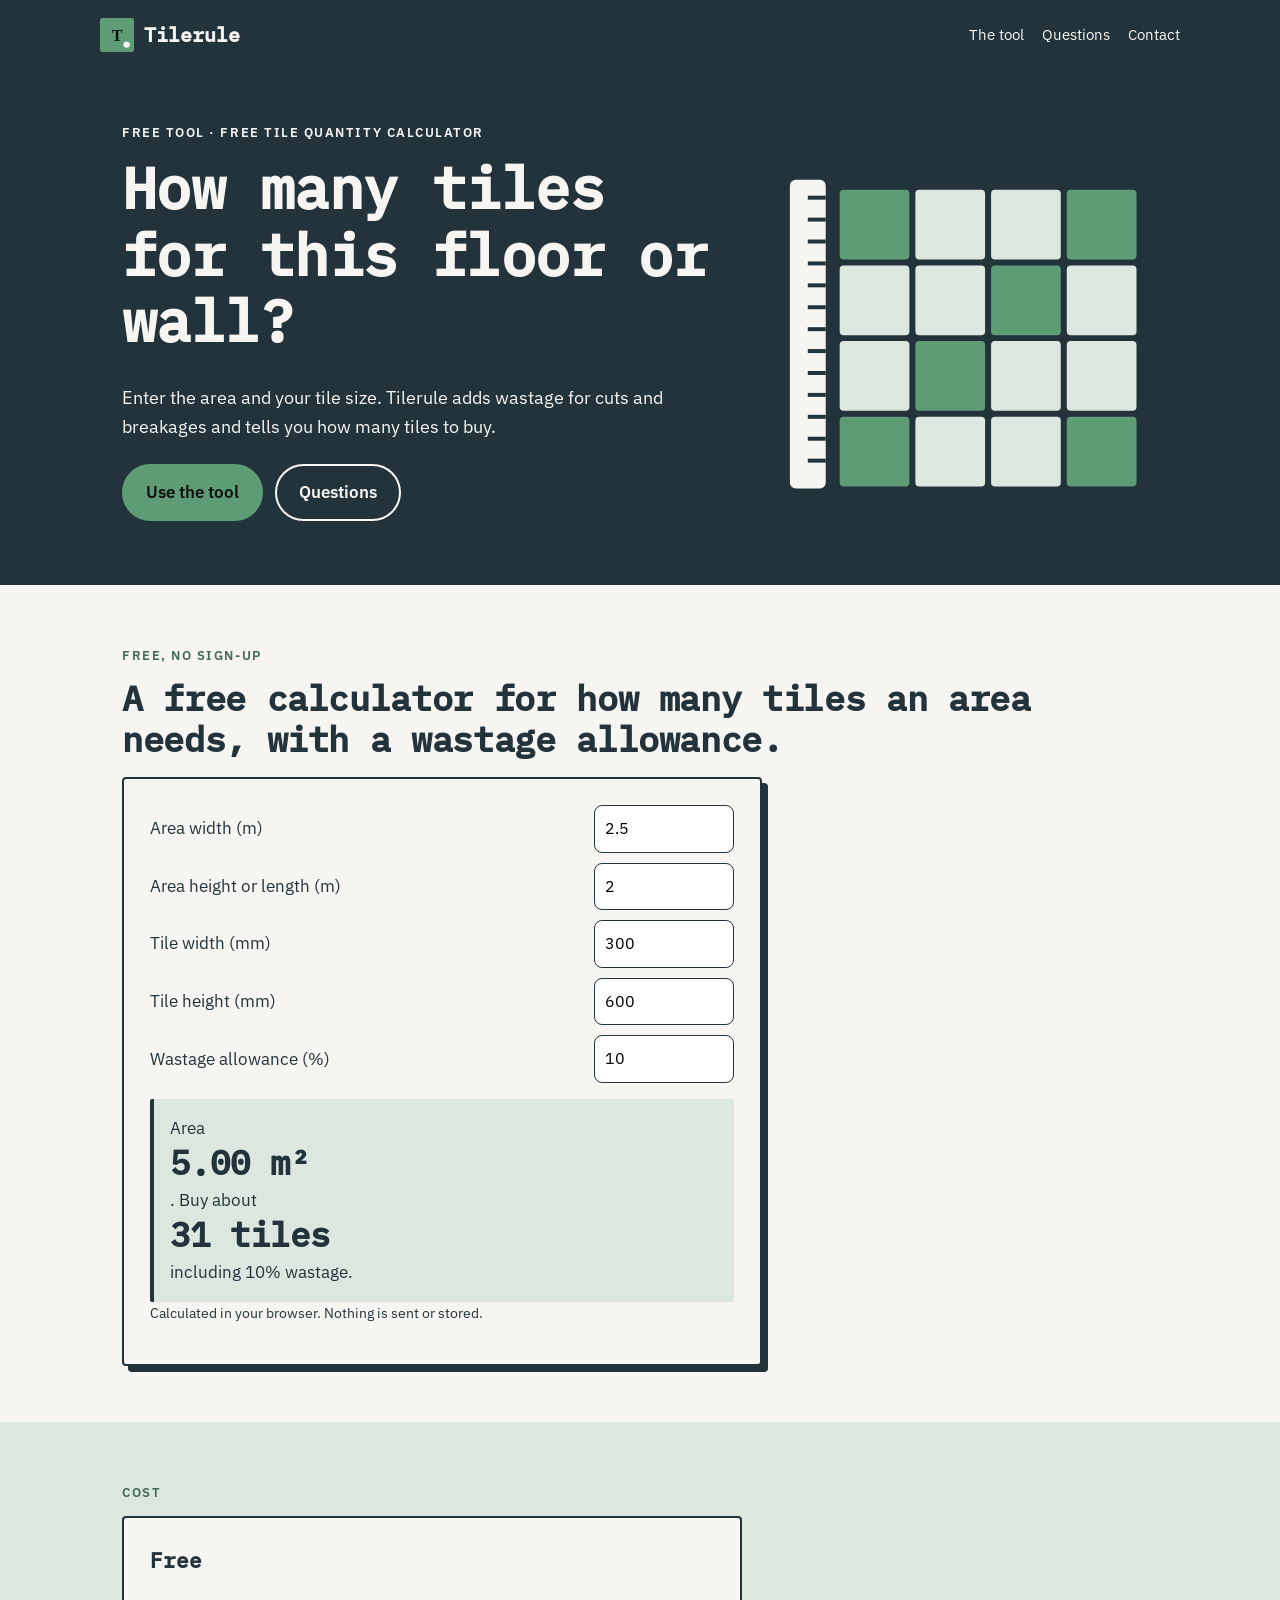
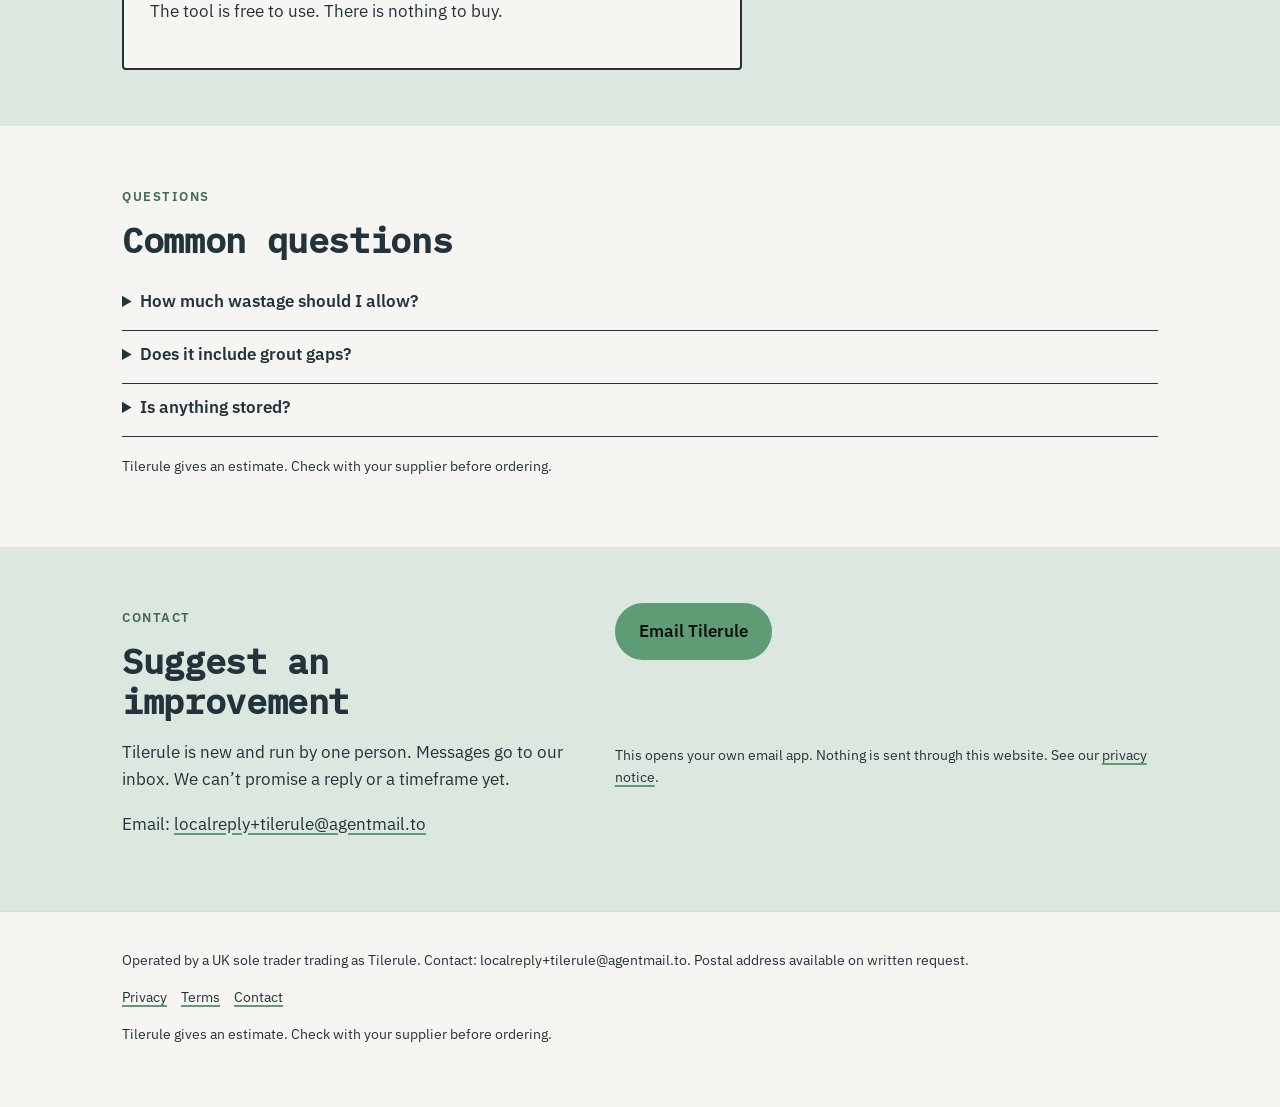
<file: index.html>
<!doctype html>
<html lang="en-GB">
<head>
<meta charset="utf-8">
<meta name="viewport" content="width=device-width, initial-scale=1">
<meta http-equiv="Content-Security-Policy" content="default-src 'self'; img-src 'self' data: https://localreplyloop.goatcounter.com; style-src 'self'; script-src 'self'; font-src 'self'; connect-src 'self'; form-action 'self'; base-uri 'self'; object-src 'none'">
<meta name="referrer" content="strict-origin-when-cross-origin">
<title>Tilerule: How many tiles for this floor or wall?</title>
<meta name="description" content="A free calculator for how many tiles an area needs, with a wastage allowance.">
<meta name="theme-color" content="#22333B">
<meta property="og:type" content="website"><meta property="og:title" content="Tilerule: How many tiles for this floor or wall?"><meta property="og:description" content="A free calculator for how many tiles an area needs, with a wastage allowance.">
<meta property="og:image" content="https://evanturner557-del.github.io/tilerule/assets/og.png"><meta property="og:image:width" content="1200"><meta property="og:image:height" content="630">
<meta property="og:image:alt" content="Tilerule: How many tiles for this floor or wall?"><meta property="og:site_name" content="Tilerule"><meta property="og:locale" content="en_GB">
<meta property="og:url" content="https://evanturner557-del.github.io/tilerule/"><meta name="twitter:card" content="summary_large_image">
<link rel="canonical" href="https://evanturner557-del.github.io/tilerule/">
<link rel="icon" href="assets/favicon.svg" type="image/svg+xml">
<link rel="stylesheet" href="assets/site.css">
<script src="assets/config.js"></script>
<script src="assets/analytics.js" defer></script>
<script src="_shared/kit.js" defer></script><script src="assets/tool.js" defer></script>
</head>
<body>
<a class="skip" href="#main">Skip to content</a>
<header class="band"><div class="wrap top"><a class="brand" href="./"><svg viewBox="0 0 64 64" aria-hidden="true" width="34" height="34"><rect width="64" height="64" rx="4" fill="#5E9C76"/><text x="32" y="43" text-anchor="middle" font-family="Georgia, serif" font-weight="700" font-size="30" fill="#111111">T</text><circle cx="50" cy="50" r="6" fill="#F6F5F2"/></svg>Tilerule</a><nav aria-label="Primary"><a href="#tool">The tool</a><a href="#faq">Questions</a><a href="#contact">Contact</a></nav></div></header>
<main id="main">
<div class="band"><section class="hero"><div class="wrap"><div><span class="eyebrow">Free tool · Free tile quantity calculator</span><h1>How many tiles for this floor or wall?</h1><p class="lede">Enter the area and your tile size. Tilerule adds wastage for cuts and breakages and tells you how many tiles to buy.</p><div class="ctas"><a class="btn" href="#tool" data-cta="hero">Use the tool</a><a class="btn ghost" href="#faq" data-cta="hero-secondary">Questions</a></div></div><div class="art"><svg viewBox="0 0 400 400" aria-hidden="true" focusable="false" class="motif"><rect x="80" y="70" width="70" height="70" rx="4" fill="#5E9C76"/><rect x="156" y="70" width="70" height="70" rx="4" fill="#DCE8DF"/><rect x="232" y="70" width="70" height="70" rx="4" fill="#DCE8DF"/><rect x="308" y="70" width="70" height="70" rx="4" fill="#5E9C76"/><rect x="80" y="146" width="70" height="70" rx="4" fill="#DCE8DF"/><rect x="156" y="146" width="70" height="70" rx="4" fill="#DCE8DF"/><rect x="232" y="146" width="70" height="70" rx="4" fill="#5E9C76"/><rect x="308" y="146" width="70" height="70" rx="4" fill="#DCE8DF"/><rect x="80" y="222" width="70" height="70" rx="4" fill="#DCE8DF"/><rect x="156" y="222" width="70" height="70" rx="4" fill="#5E9C76"/><rect x="232" y="222" width="70" height="70" rx="4" fill="#DCE8DF"/><rect x="308" y="222" width="70" height="70" rx="4" fill="#DCE8DF"/><rect x="80" y="298" width="70" height="70" rx="4" fill="#5E9C76"/><rect x="156" y="298" width="70" height="70" rx="4" fill="#DCE8DF"/><rect x="232" y="298" width="70" height="70" rx="4" fill="#DCE8DF"/><rect x="308" y="298" width="70" height="70" rx="4" fill="#5E9C76"/><rect x="30" y="60" width="36" height="310" rx="6" fill="#F6F5F2"/><rect x="48" y="76" width="18" height="4" fill="#22333B"/><rect x="48" y="98" width="18" height="4" fill="#22333B"/><rect x="48" y="120" width="18" height="4" fill="#22333B"/><rect x="48" y="142" width="18" height="4" fill="#22333B"/><rect x="48" y="164" width="18" height="4" fill="#22333B"/><rect x="48" y="186" width="18" height="4" fill="#22333B"/><rect x="48" y="208" width="18" height="4" fill="#22333B"/><rect x="48" y="230" width="18" height="4" fill="#22333B"/><rect x="48" y="252" width="18" height="4" fill="#22333B"/><rect x="48" y="274" width="18" height="4" fill="#22333B"/><rect x="48" y="296" width="18" height="4" fill="#22333B"/><rect x="48" y="318" width="18" height="4" fill="#22333B"/><rect x="48" y="340" width="18" height="4" fill="#22333B"/></svg></div></div></section></div>
<section id="tool"><div class="wrap"><span class="eyebrow">Free, no sign-up</span><h2>A free calculator for how many tiles an area needs, with a wastage allowance.</h2><form class="tool" id="calc" novalidate><div class="row"><label for="t-aw">Area width (m)</label><input type="number" id="t-aw" data-k="aw" value="2.5" step="0.1" min="0" inputmode="decimal"></div><div class="row"><label for="t-ah">Area height or length (m)</label><input type="number" id="t-ah" data-k="ah" value="2" step="0.1" min="0" inputmode="decimal"></div><div class="row"><label for="t-tw">Tile width (mm)</label><input type="number" id="t-tw" data-k="tw" value="300" step="1" min="0" inputmode="decimal"></div><div class="row"><label for="t-th">Tile height (mm)</label><input type="number" id="t-th" data-k="th" value="600" step="1" min="0" inputmode="decimal"></div><div class="row"><label for="t-waste">Wastage allowance (%)</label><input type="number" id="t-waste" data-k="waste" value="10" step="1" min="0" inputmode="decimal"></div><div class="result" id="result" role="status" aria-live="polite"></div><p class="fine">Calculated in your browser. Nothing is sent or stored.</p></form></div></section>
<section class="tint" id="price"><div class="wrap"><span class="eyebrow">Cost</span><div class="pricebox"><p class="price">Free</p><p>The tool is free to use. There is nothing to buy.</p></div></div></section>
<section id="faq"><div class="wrap"><span class="eyebrow">Questions</span><h2>Common questions</h2><details><summary>How much wastage should I allow?</summary><p>Around 10% for a straight lay is a common rule of thumb; allow more for diagonal or herringbone patterns.</p></details><details><summary>Does it include grout gaps?</summary><p>No. Gaps slightly reduce the count, so this errs on the safe side.</p></details><details><summary>Is anything stored?</summary><p>No. It runs in your browser.</p></details><p class="fine mt">Tilerule gives an estimate. Check with your supplier before ordering.</p></div></section>
<section class="tint" id="contact"><div class="wrap contact-grid"><div><span class="eyebrow">Contact</span><h2>Suggest an improvement</h2><p>Tilerule is new and run by one person. Messages go to our inbox. We can’t promise a reply or a timeframe yet.</p><p>Email: <a href="mailto:localreply+tilerule@agentmail.to">localreply+tilerule@agentmail.to</a></p></div><div class="form contact-mail"><p><a class="btn" href="mailto:localreply+tilerule@agentmail.to?subject=%5BTilerule%5D%20Enquiry" data-cta="enquire">Email Tilerule</a></p><p class="hint">This opens your own email app. Nothing is sent through this website. See our <a href="privacy.html">privacy notice</a>.</p></div></div></section>
</main><footer><div class="wrap"><p>Operated by a UK sole trader trading as Tilerule. Contact: localreply+tilerule@agentmail.to. Postal address available on written request.</p>
<p><a href="privacy.html">Privacy</a><a href="terms.html">Terms</a><a href="./#contact">Contact</a></p>
<p class="fine">Tilerule gives an estimate. Check with your supplier before ordering.</p></div></footer>
</body></html>
</file>
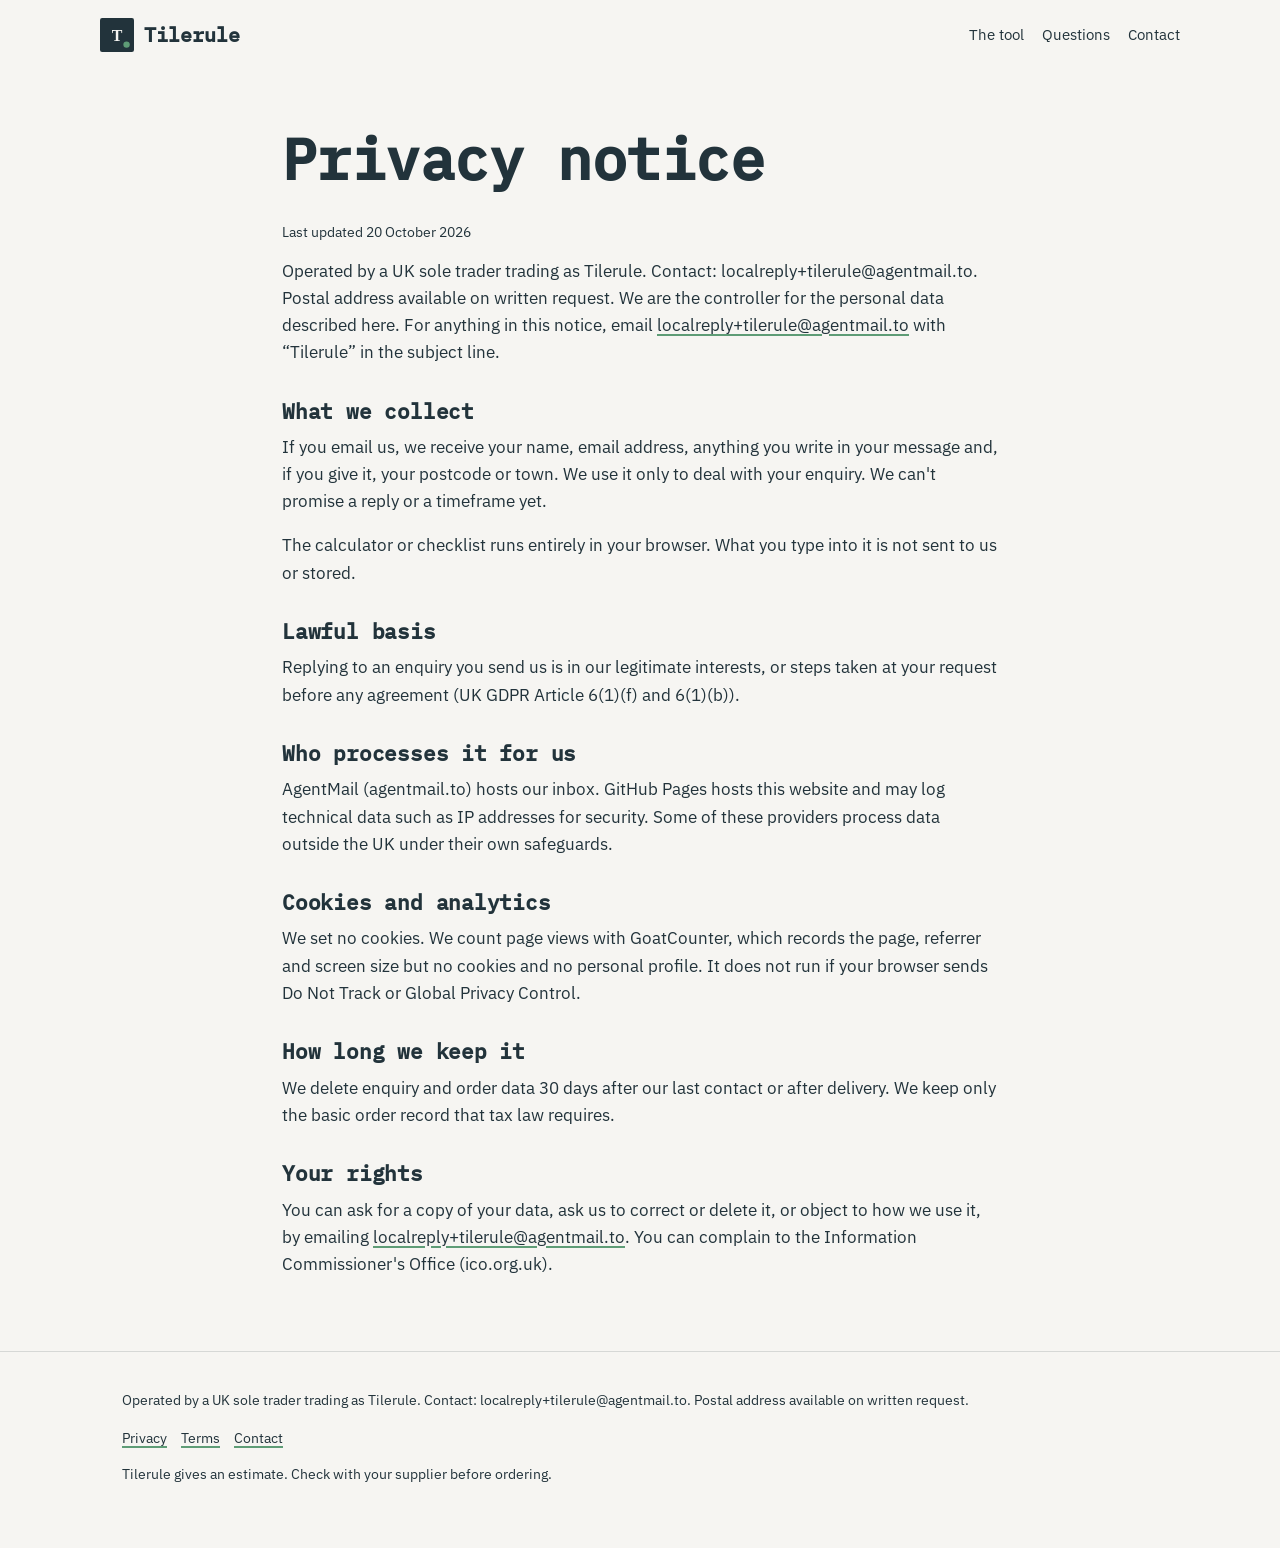
<file: privacy.html>
<!doctype html>
<html lang="en-GB">
<head>
<meta charset="utf-8">
<meta name="viewport" content="width=device-width, initial-scale=1">
<meta http-equiv="Content-Security-Policy" content="default-src 'self'; img-src 'self' data: https://localreplyloop.goatcounter.com; style-src 'self'; script-src 'self'; font-src 'self'; connect-src 'self'; form-action 'self'; base-uri 'self'; object-src 'none'">
<meta name="referrer" content="strict-origin-when-cross-origin">
<title>Privacy notice | Tilerule</title>
<meta name="description" content="Privacy notice for Tilerule.">
<meta name="theme-color" content="#22333B">
<meta property="og:type" content="website"><meta property="og:title" content="Privacy notice | Tilerule"><meta property="og:description" content="Privacy notice for Tilerule.">
<meta property="og:image" content="https://evanturner557-del.github.io/tilerule/assets/og.png"><meta property="og:image:width" content="1200"><meta property="og:image:height" content="630">
<meta property="og:image:alt" content="Tilerule: How many tiles for this floor or wall?"><meta property="og:site_name" content="Tilerule"><meta property="og:locale" content="en_GB">
<meta property="og:url" content="https://evanturner557-del.github.io/tilerule/privacy.html"><meta name="twitter:card" content="summary_large_image">
<link rel="canonical" href="https://evanturner557-del.github.io/tilerule/privacy.html">
<link rel="icon" href="assets/favicon.svg" type="image/svg+xml">
<link rel="stylesheet" href="assets/site.css">
<script src="assets/config.js"></script>
<script src="assets/analytics.js" defer></script>
<script src="_shared/kit.js" defer></script>
</head>
<body>
<a class="skip" href="#main">Skip to content</a>
<header><div class="wrap top"><a class="brand" href="./"><svg viewBox="0 0 64 64" aria-hidden="true" width="34" height="34"><rect width="64" height="64" rx="4" fill="#22333B"/><text x="32" y="43" text-anchor="middle" font-family="Georgia, serif" font-weight="700" font-size="30" fill="#F6F5F2">T</text><circle cx="50" cy="50" r="6" fill="#5E9C76"/></svg>Tilerule</a><nav aria-label="Primary"><a href="#tool">The tool</a><a href="#faq">Questions</a><a href="#contact">Contact</a></nav></div></header><main id="main"><section><div class="wrap legal"><h1>Privacy notice</h1><p class="fine">Last updated 20 October 2026</p>
<p><span>Operated by a UK sole trader trading as Tilerule. Contact: localreply+tilerule@agentmail.to. Postal address available on written request.</span> We are the controller for the personal data described here. For anything in this notice, email <a href="mailto:localreply+tilerule@agentmail.to">localreply+tilerule@agentmail.to</a> with “Tilerule” in the subject line.</p>
<h2>What we collect</h2><p>If you email us, we receive your name, email address, anything you write in your message and, if you give it, your postcode or town. We use it only to deal with your enquiry. We can&#x27;t promise a reply or a timeframe yet.</p><p>The calculator or checklist runs entirely in your browser. What you type into it is not sent to us or stored.</p>
<h2>Lawful basis</h2><p>Replying to an enquiry you send us is in our legitimate interests, or steps taken at your request before any agreement (UK GDPR Article 6(1)(f) and 6(1)(b)).</p>
<h2>Who processes it for us</h2><p>AgentMail (agentmail.to) hosts our inbox. GitHub Pages hosts this website and may log technical data such as IP addresses for security. Some of these providers process data outside the UK under their own safeguards.</p>
<h2>Cookies and analytics</h2><p>We set no cookies. We count page views with GoatCounter, which records the page, referrer and screen size but no cookies and no personal profile. It does not run if your browser sends Do Not Track or Global Privacy Control.</p>
<h2>How long we keep it</h2><p>We delete enquiry and order data 30 days after our last contact or after delivery. We keep only the basic order record that tax law requires.</p>
<h2>Your rights</h2><p>You can ask for a copy of your data, ask us to correct or delete it, or object to how we use it, by emailing <a href="mailto:localreply+tilerule@agentmail.to">localreply+tilerule@agentmail.to</a>. You can complain to the Information Commissioner's Office (ico.org.uk).</p></div></section></main><footer><div class="wrap"><p>Operated by a UK sole trader trading as Tilerule. Contact: localreply+tilerule@agentmail.to. Postal address available on written request.</p>
<p><a href="privacy.html">Privacy</a><a href="terms.html">Terms</a><a href="./#contact">Contact</a></p>
<p class="fine">Tilerule gives an estimate. Check with your supplier before ordering.</p></div></footer>
</body></html>
</file>
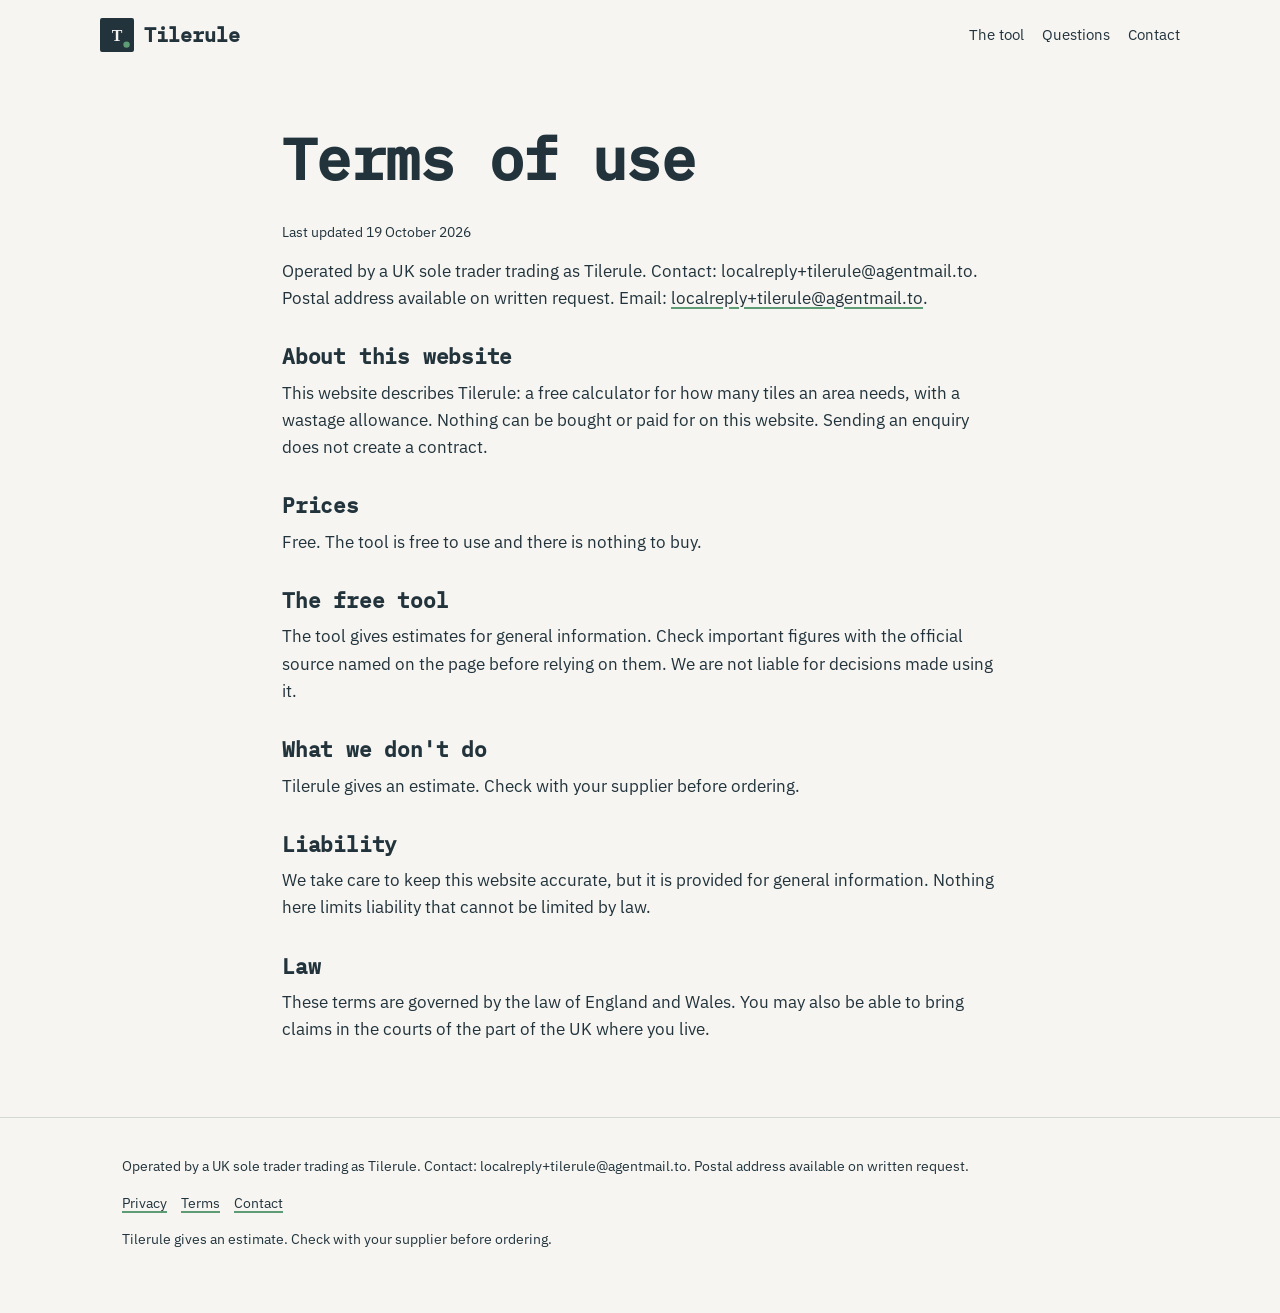
<file: terms.html>
<!doctype html>
<html lang="en-GB">
<head>
<meta charset="utf-8">
<meta name="viewport" content="width=device-width, initial-scale=1">
<meta http-equiv="Content-Security-Policy" content="default-src 'self'; img-src 'self' data: https://localreplyloop.goatcounter.com; style-src 'self'; script-src 'self'; font-src 'self'; connect-src 'self'; form-action 'self'; base-uri 'self'; object-src 'none'">
<meta name="referrer" content="strict-origin-when-cross-origin">
<title>Terms of use | Tilerule</title>
<meta name="description" content="Terms of use for Tilerule.">
<meta name="theme-color" content="#22333B">
<meta property="og:type" content="website"><meta property="og:title" content="Terms of use | Tilerule"><meta property="og:description" content="Terms of use for Tilerule.">
<meta property="og:image" content="https://evanturner557-del.github.io/tilerule/assets/og.png"><meta property="og:image:width" content="1200"><meta property="og:image:height" content="630">
<meta property="og:image:alt" content="Tilerule: How many tiles for this floor or wall?"><meta property="og:site_name" content="Tilerule"><meta property="og:locale" content="en_GB">
<meta property="og:url" content="https://evanturner557-del.github.io/tilerule/terms.html"><meta name="twitter:card" content="summary_large_image">
<link rel="canonical" href="https://evanturner557-del.github.io/tilerule/terms.html">
<link rel="icon" href="assets/favicon.svg" type="image/svg+xml">
<link rel="stylesheet" href="assets/site.css">
<script src="assets/config.js"></script>
<script src="assets/analytics.js" defer></script>
<script src="_shared/kit.js" defer></script>
</head>
<body>
<a class="skip" href="#main">Skip to content</a>
<header><div class="wrap top"><a class="brand" href="./"><svg viewBox="0 0 64 64" aria-hidden="true" width="34" height="34"><rect width="64" height="64" rx="4" fill="#22333B"/><text x="32" y="43" text-anchor="middle" font-family="Georgia, serif" font-weight="700" font-size="30" fill="#F6F5F2">T</text><circle cx="50" cy="50" r="6" fill="#5E9C76"/></svg>Tilerule</a><nav aria-label="Primary"><a href="#tool">The tool</a><a href="#faq">Questions</a><a href="#contact">Contact</a></nav></div></header><main id="main"><section><div class="wrap legal"><h1>Terms of use</h1><p class="fine">Last updated 19 October 2026</p>
<p><span>Operated by a UK sole trader trading as Tilerule. Contact: localreply+tilerule@agentmail.to. Postal address available on written request.</span> Email: <a href="mailto:localreply+tilerule@agentmail.to">localreply+tilerule@agentmail.to</a>.</p>
<h2>About this website</h2><p>This website describes Tilerule: a free calculator for how many tiles an area needs, with a wastage allowance. Nothing can be bought or paid for on this website. Sending an enquiry does not create a contract.</p>
<h2>Prices</h2><p>Free. The tool is free to use and there is nothing to buy.</p><h2>The free tool</h2><p>The tool gives estimates for general information. Check important figures with the official source named on the page before relying on them. We are not liable for decisions made using it.</p>
<h2>What we don't do</h2><p>Tilerule gives an estimate. Check with your supplier before ordering.</p>
<h2>Liability</h2><p>We take care to keep this website accurate, but it is provided for general information. Nothing here limits liability that cannot be limited by law.</p>
<h2>Law</h2><p>These terms are governed by the law of England and Wales. You may also be able to bring claims in the courts of the part of the UK where you live.</p></div></section></main><footer><div class="wrap"><p>Operated by a UK sole trader trading as Tilerule. Contact: localreply+tilerule@agentmail.to. Postal address available on written request.</p>
<p><a href="privacy.html">Privacy</a><a href="terms.html">Terms</a><a href="./#contact">Contact</a></p>
<p class="fine">Tilerule gives an estimate. Check with your supplier before ordering.</p></div></footer>
</body></html>
</file>
<file: assets/site.css>
@font-face{font-family:'IBM Plex Mono';font-weight:500;font-style:normal;font-display:swap;src:url(fonts/ibm-plex-mono-latin-500-normal.woff2) format('woff2')}
@font-face{font-family:'IBM Plex Sans';font-weight:400;font-style:normal;font-display:swap;src:url(fonts/ibm-plex-sans-latin-400-normal.woff2) format('woff2')}
@font-face{font-family:'IBM Plex Sans';font-weight:600;font-style:normal;font-display:swap;src:url(fonts/ibm-plex-sans-latin-600-normal.woff2) format('woff2')}
:root{--ink:#22333B;--paper:#F6F5F2;--acc:#5E9C76;--acc-text:#406A51;--on-acc:#111111;--acc-btn:#5E9C76;--soft:#DCE8DF;--on-ink:#F6F5F2;--r:4px;--br:999px;--head:'IBM Plex Mono', ui-monospace, monospace;--body:'IBM Plex Sans', system-ui, sans-serif}
*,*::before,*::after{box-sizing:border-box}html{scroll-behavior:smooth}@media (prefers-reduced-motion:reduce){html{scroll-behavior:auto}*{transition:none!important}}
body{margin:0;font-family:var(--body);color:var(--ink);background:var(--paper);line-height:1.6;font-size:17px;-webkit-font-smoothing:antialiased}
h1,h2,h3{font-family:var(--head);line-height:1.15;margin:0 0 .5em;letter-spacing:-.01em}h1{font-size:clamp(2.1rem,5vw,3.6rem)}h2{font-size:clamp(1.5rem,3vw,2.2rem)}h3{font-size:1.15rem}
p{margin:0 0 1em}a{color:var(--ink);text-decoration-color:var(--acc);text-underline-offset:3px;text-decoration-thickness:2px}
.wrap{max-width:1080px;margin:0 auto;padding:0 22px}.skip{position:absolute;left:-999px}.skip:focus{left:12px;top:12px;background:var(--ink);color:var(--on-ink);padding:8px 12px;z-index:9}
:focus-visible{outline:3px solid var(--acc);outline-offset:2px}
.top{display:flex;align-items:center;justify-content:space-between;padding:18px 0;gap:16px}.brand{display:flex;align-items:center;gap:10px;font-family:var(--head);font-weight:700;font-size:1.25rem;text-decoration:none}
.top nav a{margin-left:18px;font-size:.95rem;text-decoration:none}.top nav a:hover{text-decoration:underline}
.btn{display:inline-block;background:var(--acc-btn);color:var(--on-acc);padding:13px 22px;border-radius:var(--br);font-weight:600;text-decoration:none;border:2px solid var(--acc-btn);cursor:pointer;font:inherit;font-weight:600}
.btn:hover{filter:none;box-shadow:inset 0 0 0 2px currentColor}.btn.ghost{background:transparent;color:var(--ink);border-color:var(--ink)}
.eyebrow{display:inline-block;font-size:.8rem;letter-spacing:.12em;text-transform:uppercase;font-weight:600;color:var(--acc-text);margin-bottom:12px}
.hero{padding:48px 0 64px}.hero .lede{font-size:1.15rem;max-width:40em}.ctas{display:flex;gap:12px;flex-wrap:wrap;margin-top:22px}
.motif{width:100%;height:auto;max-width:420px;display:block}.art{margin:0}
.draft{display:inline-block;background:var(--soft);border:1px dashed var(--ink);padding:3px 10px;border-radius:999px;font-size:.82rem;font-weight:600;margin-bottom:14px}
section{padding:56px 0}.tint{background:var(--soft)}
.steps{display:grid;grid-template-columns:repeat(auto-fit,minmax(220px,1fr));gap:22px;counter-reset:s}
.step{padding:22px;border-radius:var(--r);background:var(--paper);border:1px solid color-mix(in srgb,var(--ink) 14%,transparent)}
.step::before{counter-increment:s;content:"0" counter(s);font-family:var(--head);font-weight:700;color:var(--acc-text);display:block;font-size:1.4rem;margin-bottom:6px}
.points{display:grid;grid-template-columns:repeat(auto-fit,minmax(240px,1fr));gap:26px}.point h3{border-top:4px solid var(--acc);padding-top:12px}
.price{font-family:var(--head);font-size:1.3rem;font-weight:700}.pricebox{border:2px solid var(--ink);border-radius:var(--r);padding:26px;max-width:620px;background:var(--paper)}
details{border-bottom:1px solid color-mix(in srgb,var(--ink) 18%,transparent);padding:14px 0}summary{cursor:pointer;font-weight:600}details p{margin-top:10px}
.form{display:grid;gap:14px;max-width:620px}.form label{font-weight:600;font-size:.95rem;display:block;margin-bottom:4px}
.form input,.form textarea,.form select{width:100%;padding:12px;border:1.5px solid color-mix(in srgb,var(--ink) 40%,transparent);border-radius:calc(var(--r)/2);font:inherit;background:#fff;color:#111}
.form textarea{min-height:120px}.hint,.fine{font-size:.88rem}.form-status{font-weight:600}
.contact-grid{display:grid;grid-template-columns:1fr 1.2fr;gap:40px}@media(max-width:800px){.contact-grid{grid-template-columns:1fr}.top nav a:not([href="#contact"]){display:none}.top nav a{margin-left:0;padding:10px 0;font-weight:600}}
footer{padding:36px 0 48px;font-size:.9rem;border-top:1px solid color-mix(in srgb,var(--ink) 15%,transparent)}footer a{margin-right:14px}
.tool{background:var(--paper);border:2px solid var(--ink);border-radius:var(--r);padding:26px;max-width:640px}.tool .row{display:grid;grid-template-columns:1fr 140px;gap:12px;align-items:center;margin-bottom:10px}
.tool input[type=number]{padding:10px;border:1.5px solid var(--ink);border-radius:8px;font:inherit;width:100%}.result{margin-top:16px;padding:16px;background:var(--soft);border-radius:calc(var(--r)/2);min-height:3em}
.check h3{margin-top:18px}.check label{display:flex;gap:10px;align-items:flex-start;padding:6px 0}.check input{width:20px;height:20px;accent-color:var(--acc)}
.legal{max-width:760px}.legal h2{font-size:1.3rem;margin-top:1.6em}
.band{background:var(--ink);color:var(--on-ink)}.band a{color:var(--on-ink)}.band .btn.ghost{color:var(--on-ink);border-color:var(--on-ink)}.band .btn:not(.ghost){color:var(--on-acc)}.band .eyebrow{color:var(--on-ink)}.hero .wrap{display:grid;grid-template-columns:1.2fr .8fr;gap:40px;align-items:center}@media(max-width:800px){.hero .wrap{grid-template-columns:1fr}}.band .draft{color:var(--ink)}
/* polish 2026-11-08 */
.mt{margin-top:18px}
.tool{box-shadow:6px 6px 0 var(--ink)}
.tool input[type=number],.tool input,.tool select{font-size:16px;min-height:44px}
.tool input:focus-visible,.tool select:focus-visible{outline:3px solid var(--ink);outline-offset:2px}
.result{border-left:4px solid var(--ink)}
.result strong{display:block;font-family:var(--head);font-size:clamp(1.6rem,6vw,2.1rem);line-height:1.15;margin:2px 0 4px}
details{border-bottom:1px solid currentColor;padding:10px 0}details summary{cursor:pointer;min-height:32px}
@media(max-width:420px){.tool{padding:18px}.tool .row{grid-template-columns:1fr}}
</file>
